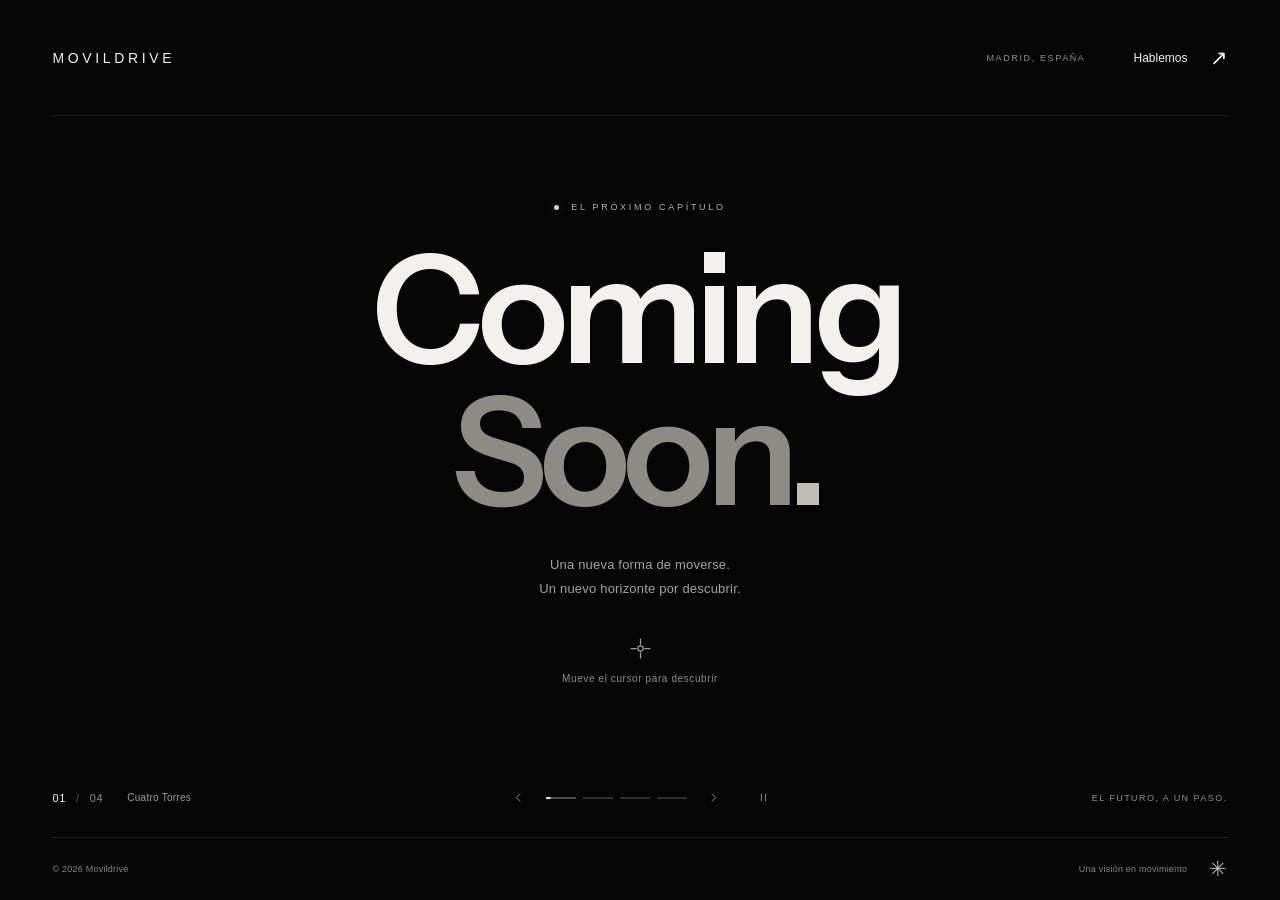
<file: index.html>
<!doctype html>
<html lang="es">
  <head>
    <meta charset="utf-8">
    <meta name="viewport" content="width=device-width, initial-scale=1">
    <meta name="theme-color" content="#050505">
    <title>Movildrive — Coming Soon</title>
    <meta name="description" content="Una nueva forma de moverse está a punto de llegar. Descubre el próximo capítulo de Movildrive.">
    <meta property="og:title" content="Movildrive — Coming Soon">
    <meta property="og:description" content="El próximo capítulo de la movilidad. Muy pronto.">
    <meta property="og:type" content="website">
    <meta property="og:url" content="https://www.movildrive.com/">
    <meta property="og:image" content="https://www.movildrive.com/assets/img/coming-soon/four-towers.png">
    <link rel="canonical" href="https://www.movildrive.com/">
    <link rel="icon" type="image/png" href="assets/img/coming-soon/emblem.png">
    <link rel="preload" href="assets/fonts/instrument-sans.woff2" as="font" type="font/woff2" crossorigin>
    <link rel="preload" href="assets/img/coming-soon/four-towers.png" as="image" fetchpriority="high">
    <link rel="stylesheet" href="assets/css/coming-soon.css">
    <script src="assets/js/coming-soon.js" defer></script>
  </head>
  <body>
    <div class="experience" id="experience">
      <div class="scene-reveal" id="scene-reveal" aria-hidden="true">
        <div class="scene" data-name="Cuatro Torres" data-caption="Madrid, desde otra perspectiva.">
          <img src="assets/img/coming-soon/four-towers.png" alt="" class="scene-image scene-image--towers" fetchpriority="high">
        </div>
        <div class="scene" data-name="La ciudad" data-caption="Diseñado para lo que viene.">
          <img src="assets/img/coming-soon/city.png" alt="" class="scene-image" decoding="async">
        </div>
        <div class="scene" data-name="El concepto" data-caption="Una visión. Una nueva dirección.">
          <img src="assets/img/coming-soon/concept.png" alt="" class="scene-image scene-image--concept" decoding="async">
        </div>
        <div class="scene" data-name="Madrid en movimiento" data-caption="El futuro tiene un punto de partida.">
          <img src="assets/img/coming-soon/kio.png" alt="" class="scene-image scene-image--kio" decoding="async">
        </div>
      </div>
      <div class="frame-shade" aria-hidden="true"></div>
      <header class="header">
        <a class="brand" href="./" aria-label="Movildrive, inicio">
          <span class="brand-wordmark">MOVILDRIVE</span>
        </a>
        <div class="header-right">
          <span class="location">MADRID, ESPAÑA</span>
          <a class="contact-link" href="mailto:hola@movildrive.com">Hablemos <span aria-hidden="true">↗</span></a>
        </div>
      </header>
      <main class="hero" id="hero">
        <div class="hero-copy">
          <p class="eyebrow"><span class="status-light" aria-hidden="true"></span> EL PRÓXIMO CAPÍTULO</p>
          <h1><span>Coming</span><span class="title-second">Soon<span class="title-period">.</span></span></h1>
          <p class="hero-description">Una nueva forma de moverse.<br>Un nuevo horizonte por descubrir.</p>
        </div>
        <div class="discovery">
          <span class="discovery-icon" aria-hidden="true"><svg viewBox="0 0 24 24" fill="none"><path d="M12 3v5m0 8v5M3 12h5m8 0h5"/><circle cx="12" cy="12" r="2.5"/></svg></span>
          <p class="discovery-hint"><span class="desktop-hint">Mueve el cursor para descubrir</span><span class="touch-hint">Desliza el dedo para descubrir</span></p>
        </div>
      </main>
      <footer class="footer">
        <div class="gallery-bar" role="region" aria-label="Carrusel de imágenes de Movildrive" aria-roledescription="carrusel">
          <div class="scene-info">
            <span class="scene-count"><span id="scene-number">01</span><span class="count-divider">/</span><span class="count-total">04</span></span>
            <span class="scene-name" id="scene-name">Cuatro Torres</span>
          </div>
          <div class="gallery-controls">
            <button class="icon-button previous" id="previous" type="button" aria-label="Imagen anterior"><svg viewBox="0 0 24 24" fill="none" aria-hidden="true"><path d="m14 7-5 5 5 5"/></svg></button>
            <div class="slide-selectors" role="group" aria-label="Elegir imagen">
              <button class="slide-selector" type="button" aria-label="Imagen 1: Cuatro Torres" aria-current="true" data-slide="0"><span class="selector-track"><span class="selector-progress"></span></span></button>
              <button class="slide-selector" type="button" aria-label="Imagen 2: La ciudad" data-slide="1"><span class="selector-track"><span class="selector-progress"></span></span></button>
              <button class="slide-selector" type="button" aria-label="Imagen 3: El concepto" data-slide="2"><span class="selector-track"><span class="selector-progress"></span></span></button>
              <button class="slide-selector" type="button" aria-label="Imagen 4: Madrid en movimiento" data-slide="3"><span class="selector-track"><span class="selector-progress"></span></span></button>
            </div>
            <button class="icon-button next" id="next" type="button" aria-label="Imagen siguiente"><svg viewBox="0 0 24 24" fill="none" aria-hidden="true"><path d="m10 7 5 5-5 5"/></svg></button>
            <button class="icon-button pause-button" id="pause" type="button" aria-label="Pausar carrusel" aria-pressed="false"><svg class="pause-icon" viewBox="0 0 24 24" fill="none" aria-hidden="true"><path d="M9 7v10M15 7v10"/></svg><svg class="play-icon" viewBox="0 0 24 24" fill="none" aria-hidden="true"><path d="m9 6 9 6-9 6V6Z"/></svg></button>
          </div>
          <p class="gallery-note">EL FUTURO, A UN PASO.</p>
        </div>
        <div class="footer-bottom">
          <span>© <span id="year">2026</span> Movildrive</span>
          <span class="footer-signature">Una visión en movimiento<span class="signature-star" aria-hidden="true">✳</span></span>
        </div>
      </footer>
      <div class="cursor" id="cursor" aria-hidden="true"><span></span></div>
      <p class="sr-only" id="gallery-announcement" aria-live="polite" aria-atomic="true"></p>
      <noscript><p class="no-script">Muy pronto. Contacta con nosotros en <a href="mailto:hola@movildrive.com">hola@movildrive.com</a>.</p></noscript>
    </div>
  </body>
</html>
</file>
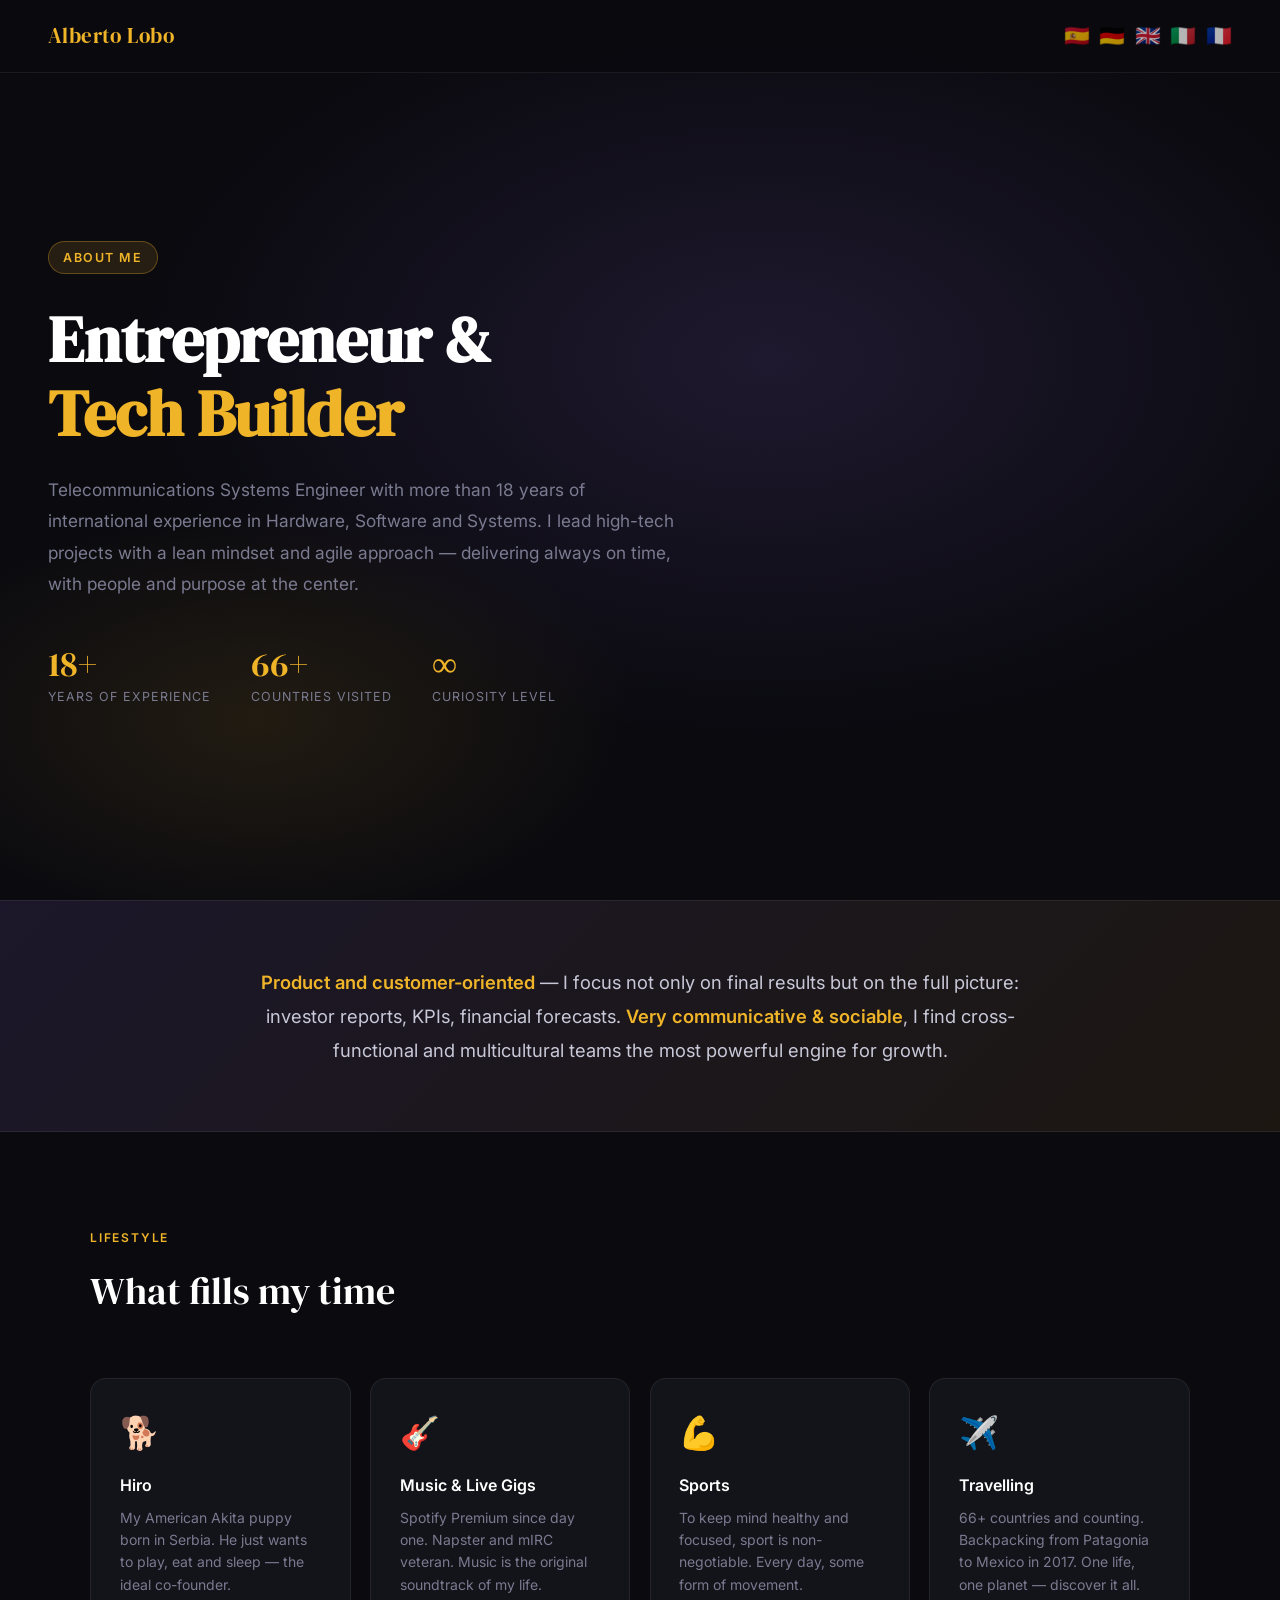
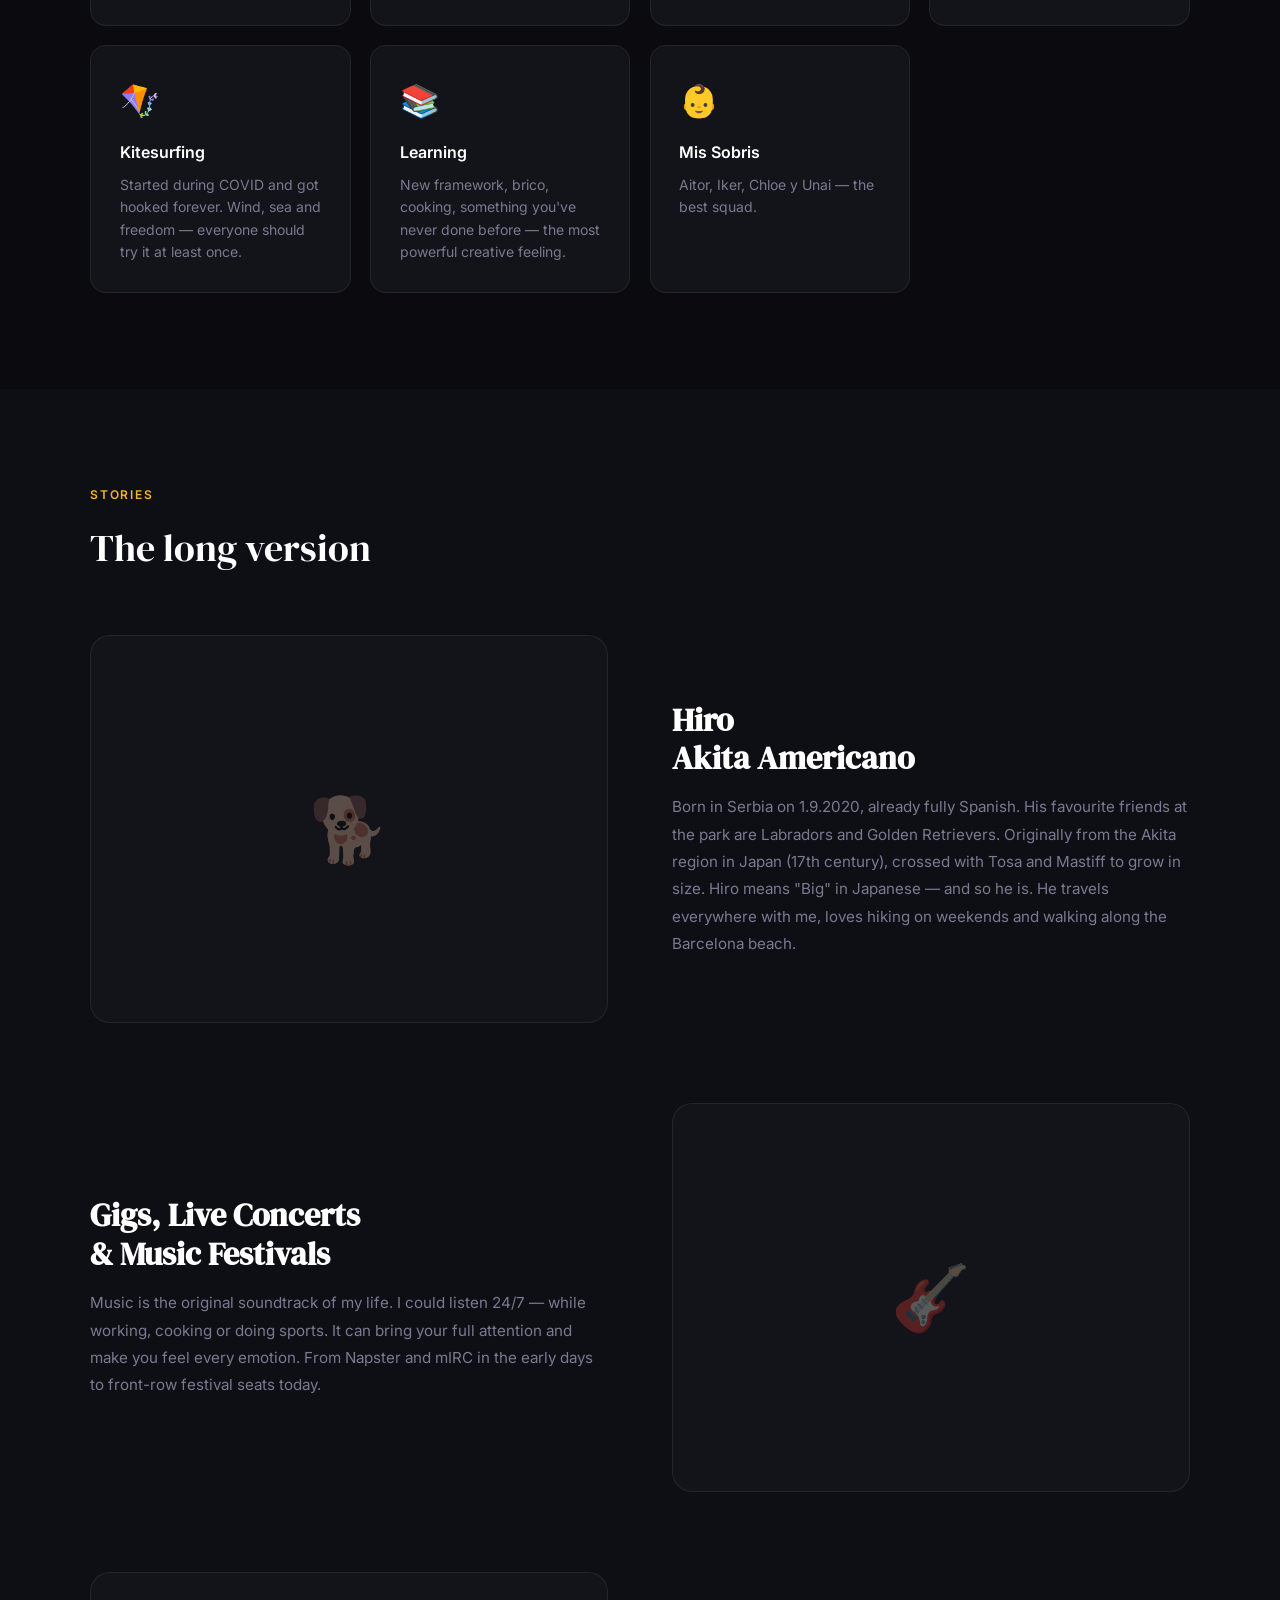
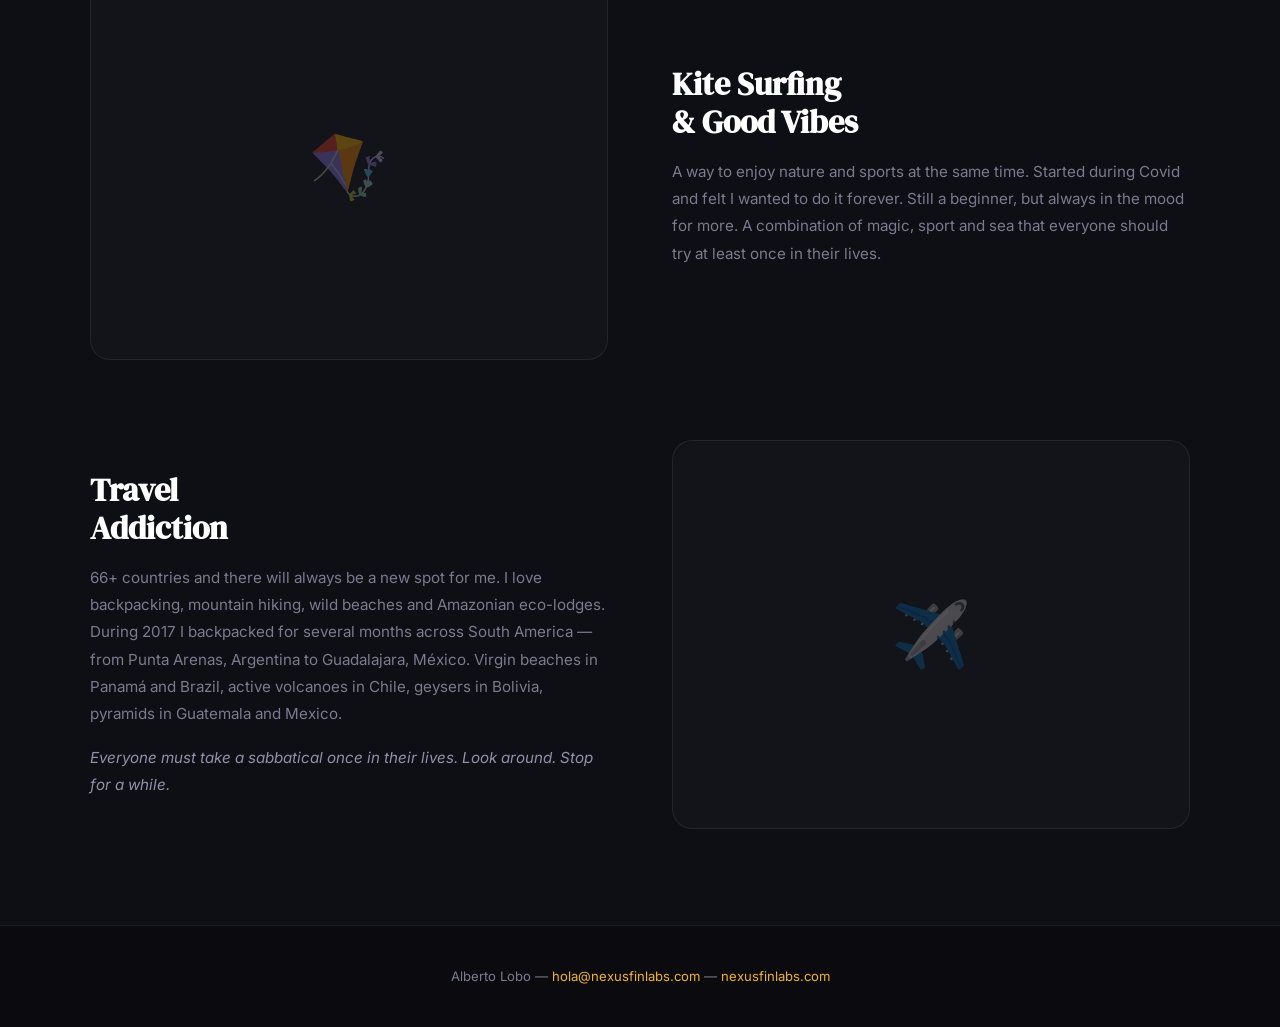
<file: aboutme.html>
<!DOCTYPE html>
<html lang="en">
<head>
    <meta charset="UTF-8">
    <meta name="viewport" content="width=device-width, initial-scale=1.0">
    <title>Alberto Lobo — About Me</title>
    <link href="https://fonts.googleapis.com/css2?family=Inter:wght@300;400;500;600;700&family=DM+Serif+Display&display=swap" rel="stylesheet">
    <style>
        *, *::before, *::after { box-sizing: border-box; margin: 0; padding: 0; }

        :root {
            --bg: #0a0a0f;
            --surface: #13131a;
            --border: rgba(255,255,255,0.07);
            --accent: #f0b429;
            --accent2: #7c5cbf;
            --text: #e8e8f0;
            --muted: #7a7a90;
        }

        html { scroll-behavior: smooth; }

        body {
            background: var(--bg);
            color: var(--text);
            font-family: 'Inter', sans-serif;
            line-height: 1.6;
        }

        /* NAV */
        nav {
            position: fixed; top: 0; left: 0; right: 0; z-index: 100;
            display: flex; align-items: center; justify-content: space-between;
            padding: 1.2rem 3rem;
            background: rgba(10,10,15,0.85);
            backdrop-filter: blur(16px);
            border-bottom: 1px solid var(--border);
        }
        .nav-logo {
            font-family: 'DM Serif Display', serif;
            font-size: 1.3rem;
            color: var(--accent);
            text-decoration: none;
            letter-spacing: 0.02em;
        }
        .nav-flags { display: flex; gap: 0.6rem; font-size: 1.3rem; }
        .nav-flags a { text-decoration: none; opacity: 0.7; transition: opacity .2s; }
        .nav-flags a:hover { opacity: 1; }

        /* HERO */
        .hero {
            min-height: 100vh;
            display: flex; align-items: center;
            padding: 8rem 3rem 5rem;
            position: relative;
            overflow: hidden;
        }
        .hero::before {
            content: '';
            position: absolute; inset: 0;
            background: radial-gradient(ellipse 70% 60% at 60% 40%, rgba(124,92,191,0.18) 0%, transparent 70%),
                        radial-gradient(ellipse 50% 40% at 20% 80%, rgba(240,180,41,0.10) 0%, transparent 60%);
            pointer-events: none;
        }
        .hero-inner { max-width: 820px; position: relative; }
        .hero-tag {
            display: inline-block;
            background: rgba(240,180,41,0.12);
            border: 1px solid rgba(240,180,41,0.3);
            color: var(--accent);
            font-size: 0.78rem;
            font-weight: 600;
            letter-spacing: 0.12em;
            text-transform: uppercase;
            padding: 0.35rem 0.9rem;
            border-radius: 99px;
            margin-bottom: 1.8rem;
        }
        .hero h1 {
            font-family: 'DM Serif Display', serif;
            font-size: clamp(2.4rem, 5vw, 4rem);
            line-height: 1.15;
            margin-bottom: 1.5rem;
            color: #fff;
        }
        .hero h1 span { color: var(--accent); }
        .hero p {
            font-size: 1.08rem;
            color: var(--muted);
            max-width: 640px;
            line-height: 1.8;
        }
        .hero-stats {
            display: flex; gap: 2.5rem; margin-top: 3rem; flex-wrap: wrap;
        }
        .stat-item { }
        .stat-num {
            font-family: 'DM Serif Display', serif;
            font-size: 2.2rem;
            color: var(--accent);
            line-height: 1;
        }
        .stat-label { font-size: 0.78rem; color: var(--muted); margin-top: 0.3rem; text-transform: uppercase; letter-spacing: 0.08em; }

        /* SECTION */
        section { padding: 6rem 3rem; }
        .container { max-width: 1100px; margin: 0 auto; }

        .section-label {
            font-size: 0.75rem; font-weight: 600; letter-spacing: 0.15em;
            text-transform: uppercase; color: var(--accent); margin-bottom: 0.8rem;
        }
        .section-title {
            font-family: 'DM Serif Display', serif;
            font-size: clamp(1.8rem, 3vw, 2.6rem);
            color: #fff; margin-bottom: 3.5rem;
        }

        /* HOBBIES GRID */
        .hobbies-grid {
            display: grid;
            grid-template-columns: repeat(auto-fill, minmax(240px, 1fr));
            gap: 1.2rem;
        }
        .hobby-card {
            background: var(--surface);
            border: 1px solid var(--border);
            border-radius: 16px;
            padding: 1.8rem;
            transition: transform .25s, border-color .25s, box-shadow .25s;
        }
        .hobby-card:hover {
            transform: translateY(-4px);
            border-color: rgba(240,180,41,0.25);
            box-shadow: 0 12px 40px rgba(0,0,0,0.4);
        }
        .hobby-icon { font-size: 2rem; margin-bottom: 0.9rem; }
        .hobby-card h3 { font-size: 1rem; font-weight: 600; color: #fff; margin-bottom: 0.5rem; }
        .hobby-card p { font-size: 0.875rem; color: var(--muted); line-height: 1.6; }

        /* STORY CARDS */
        .story { background: #0e0e15; }
        .story-list { display: flex; flex-direction: column; gap: 5rem; }
        .story-item {
            display: grid;
            grid-template-columns: 1fr 1fr;
            gap: 4rem;
            align-items: center;
        }
        .story-item.reverse { direction: rtl; }
        .story-item.reverse > * { direction: ltr; }
        .story-img {
            border-radius: 20px;
            overflow: hidden;
            aspect-ratio: 4/3;
            background: var(--surface);
            display: flex; align-items: center; justify-content: center;
            border: 1px solid var(--border);
        }
        .story-img img {
            width: 100%; height: 100%; object-fit: cover;
            display: block;
        }
        .story-img .img-placeholder {
            font-size: 4rem; opacity: 0.3;
        }
        .story-text h2 {
            font-family: 'DM Serif Display', serif;
            font-size: clamp(1.6rem, 2.5vw, 2.2rem);
            color: #fff; margin-bottom: 1rem; line-height: 1.2;
        }
        .story-text p { color: var(--muted); line-height: 1.8; font-size: 0.95rem; }

        /* BIO STRIP */
        .bio-strip {
            background: linear-gradient(135deg, rgba(124,92,191,0.15) 0%, rgba(240,180,41,0.08) 100%);
            border-top: 1px solid var(--border);
            border-bottom: 1px solid var(--border);
            padding: 4rem 3rem;
            text-align: center;
        }
        .bio-strip p {
            max-width: 760px; margin: 0 auto;
            font-size: 1.15rem; color: #c8c8d8; line-height: 1.85;
        }
        .bio-strip strong { color: var(--accent); font-weight: 600; }

        /* FOOTER */
        footer {
            padding: 2.5rem 3rem;
            text-align: center;
            border-top: 1px solid var(--border);
            color: var(--muted);
            font-size: 0.82rem;
        }
        footer a { color: var(--accent); text-decoration: none; }

        @media (max-width: 768px) {
            nav { padding: 1rem 1.5rem; }
            .hero { padding: 7rem 1.5rem 4rem; }
            section { padding: 4rem 1.5rem; }
            .story-item, .story-item.reverse { grid-template-columns: 1fr; direction: ltr; gap: 2rem; }
            .bio-strip { padding: 3rem 1.5rem; }
        }
    </style>
</head>
<body>

<nav>
    <a class="nav-logo" href="/">Alberto Lobo</a>
    <div class="nav-flags">
        <a href="https://movildrive.com/index.html">🇪🇸</a>
        <a href="https://movildrive.com/DE-de/index.html">🇩🇪</a>
        <a href="https://movildrive.com/EN-en/index.html">🇬🇧</a>
        <a href="https://movildrive.com/IT-it/index.html">🇮🇹</a>
        <a href="https://movildrive.com/FR-fr/index.html">🇫🇷</a>
    </div>
</nav>

<section class="hero">
    <div class="hero-inner">
        <span class="hero-tag">About Me</span>
        <h1>Entrepreneur &<br><span>Tech Builder</span></h1>
        <p>Telecommunications Systems Engineer with more than 18 years of international experience in Hardware, Software and Systems. I lead high-tech projects with a lean mindset and agile approach — delivering always on time, with people and purpose at the center.</p>
        <div class="hero-stats">
            <div class="stat-item">
                <div class="stat-num">18+</div>
                <div class="stat-label">Years of experience</div>
            </div>
            <div class="stat-item">
                <div class="stat-num">66+</div>
                <div class="stat-label">Countries visited</div>
            </div>
            <div class="stat-item">
                <div class="stat-num">∞</div>
                <div class="stat-label">Curiosity level</div>
            </div>
        </div>
    </div>
</section>

<div class="bio-strip">
    <p>
        <strong>Product and customer-oriented</strong> — I focus not only on final results but on the full picture: investor reports, KPIs, financial forecasts.
        <strong>Very communicative &amp; sociable</strong>, I find cross-functional and multicultural teams the most powerful engine for growth.
    </p>
</div>

<section>
    <div class="container">
        <div class="section-label">Lifestyle</div>
        <div class="section-title">What fills my time</div>
        <div class="hobbies-grid">
            <div class="hobby-card">
                <div class="hobby-icon">🐕</div>
                <h3>Hiro</h3>
                <p>My American Akita puppy born in Serbia. He just wants to play, eat and sleep — the ideal co-founder.</p>
            </div>
            <div class="hobby-card">
                <div class="hobby-icon">🎸</div>
                <h3>Music &amp; Live Gigs</h3>
                <p>Spotify Premium since day one. Napster and mIRC veteran. Music is the original soundtrack of my life.</p>
            </div>
            <div class="hobby-card">
                <div class="hobby-icon">💪</div>
                <h3>Sports</h3>
                <p>To keep mind healthy and focused, sport is non-negotiable. Every day, some form of movement.</p>
            </div>
            <div class="hobby-card">
                <div class="hobby-icon">✈️</div>
                <h3>Travelling</h3>
                <p>66+ countries and counting. Backpacking from Patagonia to Mexico in 2017. One life, one planet — discover it all.</p>
            </div>
            <div class="hobby-card">
                <div class="hobby-icon">🪁</div>
                <h3>Kitesurfing</h3>
                <p>Started during COVID and got hooked forever. Wind, sea and freedom — everyone should try it at least once.</p>
            </div>
            <div class="hobby-card">
                <div class="hobby-icon">📚</div>
                <h3>Learning</h3>
                <p>New framework, brico, cooking, something you've never done before — the most powerful creative feeling.</p>
            </div>
            <div class="hobby-card">
                <div class="hobby-icon">👶</div>
                <h3>Mis Sobris</h3>
                <p>Aitor, Iker, Chloe y Unai — the best squad.</p>
            </div>
        </div>
    </div>
</section>

<section class="story">
    <div class="container">
        <div class="section-label">Stories</div>
        <div class="section-title">The long version</div>
        <div class="story-list">

            <div class="story-item">
                <div class="story-img">
                    <img src="https://movildrive.com/img/scr-img/Hiro2.jpg" alt="Hiro" onerror="this.parentElement.innerHTML='<div class=img-placeholder>🐕</div>'">
                </div>
                <div class="story-text">
                    <h2>Hiro<br>Akita Americano</h2>
                    <p>Born in Serbia on 1.9.2020, already fully Spanish. His favourite friends at the park are Labradors and Golden Retrievers. Originally from the Akita region in Japan (17th century), crossed with Tosa and Mastiff to grow in size. Hiro means "Big" in Japanese — and so he is. He travels everywhere with me, loves hiking on weekends and walking along the Barcelona beach.</p>
                </div>
            </div>

            <div class="story-item reverse">
                <div class="story-img">
                    <img src="https://movildrive.com/img/scr-img/gig.jpg" alt="Live Music" onerror="this.parentElement.innerHTML='<div class=img-placeholder>🎸</div>'">
                </div>
                <div class="story-text">
                    <h2>Gigs, Live Concerts<br>&amp; Music Festivals</h2>
                    <p>Music is the original soundtrack of my life. I could listen 24/7 — while working, cooking or doing sports. It can bring your full attention and make you feel every emotion. From Napster and mIRC in the early days to front-row festival seats today.</p>
                </div>
            </div>

            <div class="story-item">
                <div class="story-img">
                    <img src="https://movildrive.com/img/scr-img/Kitesurf_Tarifa.jpg" alt="Kitesurfing" onerror="this.parentElement.innerHTML='<div class=img-placeholder>🪁</div>'">
                </div>
                <div class="story-text">
                    <h2>Kite Surfing<br>&amp; Good Vibes</h2>
                    <p>A way to enjoy nature and sports at the same time. Started during Covid and felt I wanted to do it forever. Still a beginner, but always in the mood for more. A combination of magic, sport and sea that everyone should try at least once in their lives.</p>
                </div>
            </div>

            <div class="story-item reverse">
                <div class="story-img">
                    <img src="https://movildrive.com/img/scr-img/Nazare.jpg" alt="Travel" onerror="this.parentElement.innerHTML='<div class=img-placeholder>✈️</div>'">
                </div>
                <div class="story-text">
                    <h2>Travel<br>Addiction</h2>
                    <p>66+ countries and there will always be a new spot for me. I love backpacking, mountain hiking, wild beaches and Amazonian eco-lodges. During 2017 I backpacked for several months across South America — from Punta Arenas, Argentina to Guadalajara, México. Virgin beaches in Panamá and Brazil, active volcanoes in Chile, geysers in Bolivia, pyramids in Guatemala and Mexico.</p>
                    <p style="margin-top:1rem;font-style:italic;color:#9090aa;">Everyone must take a sabbatical once in their lives. Look around. Stop for a while.</p>
                </div>
            </div>

        </div>
    </div>
</section>

<footer>
    <p>Alberto Lobo &mdash; <a href="mailto:hola@nexusfinlabs.com">hola@nexusfinlabs.com</a> &mdash; <a href="https://nexusfinlabs.com">nexusfinlabs.com</a></p>
</footer>

</body>
</html>
</file>
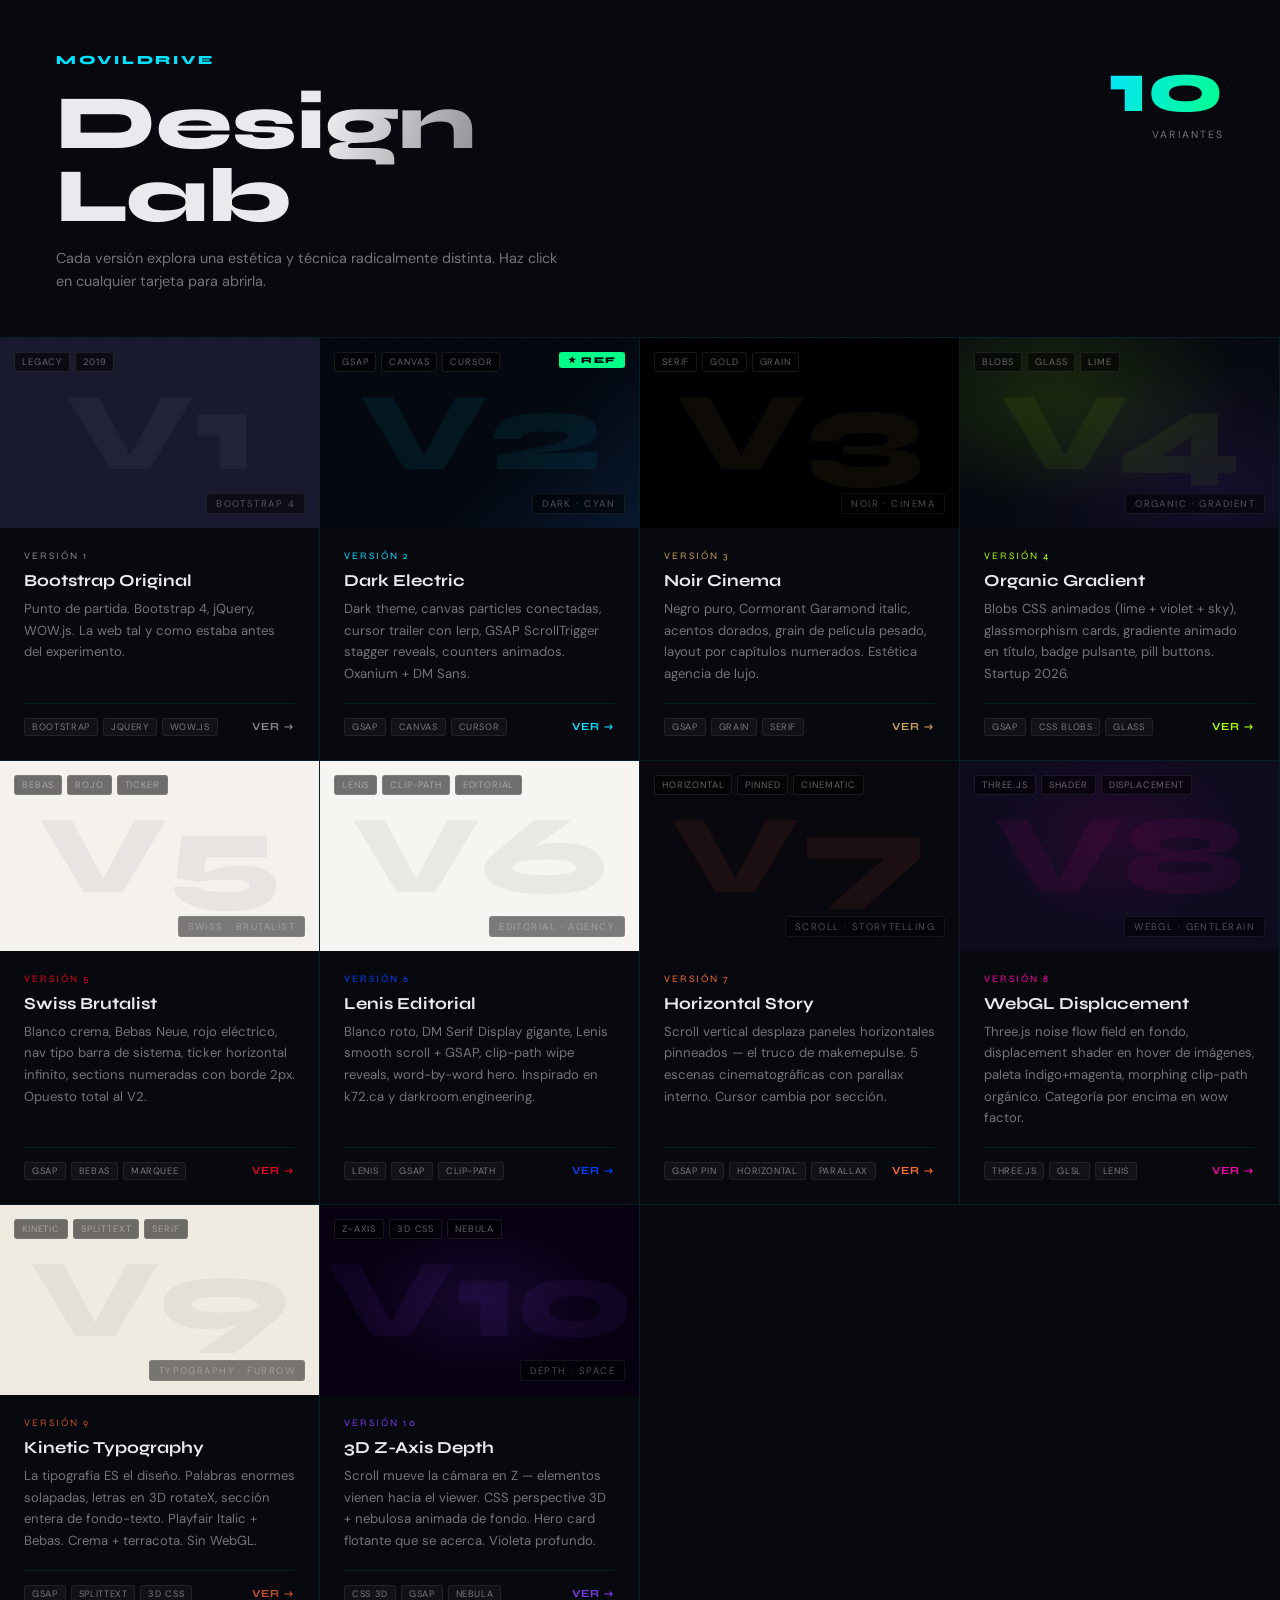
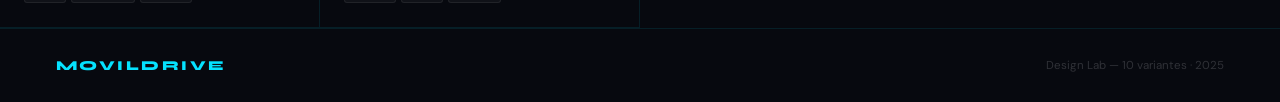
<file: _archive/catalogo.html>
<!DOCTYPE html>
<html lang="es">
<head>
<meta charset="UTF-8">
<meta name="viewport" content="width=device-width, initial-scale=1">
<title>Movildrive — Design Lab</title>
<link rel="preconnect" href="https://fonts.googleapis.com">
<link href="https://fonts.googleapis.com/css2?family=Syne:wght@400;700;800&family=DM+Sans:wght@300;400;500&display=swap" rel="stylesheet">
<style>
:root{
  --bg:#07090F;--bg2:#0C0F1A;
  --c:#05E2FF;--c2:#00FF88;
  --text:#E8EAED;--muted:rgba(232,234,237,.48);
  --bdr:rgba(5,226,255,.1);
  --fd:'Syne',sans-serif;--fb:'DM Sans',sans-serif;
}
*,*::before,*::after{box-sizing:border-box;margin:0;padding:0;}
html{font-size:16px;}
body{background:var(--bg);color:var(--text);font-family:var(--fb);min-height:100vh;overflow-x:hidden;}
a{text-decoration:none;color:inherit;}

/* subtle dot grid */
body::before{content:'';position:fixed;inset:0;pointer-events:none;z-index:0;
  background-image:radial-gradient(rgba(5,226,255,.07) 1px,transparent 1px);
  background-size:32px 32px;}

/* ── HEADER ─────────────────────────────── */
.hdr{position:relative;z-index:2;padding:52px 56px 44px;border-bottom:1px solid var(--bdr);}
.hdr-top{display:flex;align-items:flex-start;justify-content:space-between;gap:24px;flex-wrap:wrap;}
.brand{font-family:var(--fd);font-size:.78rem;font-weight:800;letter-spacing:.22em;color:var(--c);margin-bottom:20px;}
.hdr-h1{font-family:var(--fd);font-size:clamp(2.8rem,6vw,5rem);font-weight:800;line-height:.95;
  background:linear-gradient(110deg,var(--text) 50%,rgba(232,234,237,.3));
  -webkit-background-clip:text;-webkit-text-fill-color:transparent;background-clip:text;}
.hdr-sub{margin-top:14px;font-size:.9rem;color:var(--muted);max-width:520px;line-height:1.6;}
.hdr-meta{text-align:right;flex-shrink:0;}
.hdr-num{font-family:var(--fd);font-size:4.5rem;font-weight:800;line-height:1;
  background:linear-gradient(110deg,var(--c),var(--c2));
  -webkit-background-clip:text;-webkit-text-fill-color:transparent;background-clip:text;}
.hdr-num-lbl{font-size:.65rem;letter-spacing:.2em;text-transform:uppercase;color:var(--muted);margin-top:4px;}
@media(max-width:640px){.hdr{padding:36px 20px 28px;}.hdr-meta{display:none;}}

/* ── GRID ────────────────────────────────── */
.grid{
  position:relative;z-index:2;
  display:grid;
  grid-template-columns:repeat(auto-fill,minmax(310px,1fr));
  border-bottom:1px solid var(--bdr);
}
@media(max-width:640px){.grid{grid-template-columns:1fr;}}

/* column & row gaps replaced by 1px borders */
.card{
  border-right:1px solid var(--bdr);
  border-bottom:1px solid var(--bdr);
}
/* ── CARD ────────────────────────────────── */
.card{
  display:flex;flex-direction:column;
  background:var(--bg);
  cursor:pointer;position:relative;overflow:hidden;
  transition:background .22s;
}
.card:hover{background:var(--bg2);}

/* top accent line */
.card::before{
  content:'';position:absolute;top:0;left:0;right:0;height:2px;
  background:var(--ac,var(--c));
  transform:scaleX(0);transform-origin:left;
  transition:transform .38s cubic-bezier(.4,0,.2,1);
}
.card:hover::before{transform:scaleX(1);}

/* ── PREVIEW SWATCH ─────────────────────── */
.swatch{
  height:190px;position:relative;overflow:hidden;
  background:var(--sw-bg,#080C18);
  display:flex;align-items:center;justify-content:center;
}
.swatch-num{
  font-family:var(--fd);font-size:7rem;font-weight:800;line-height:1;
  color:rgba(255,255,255,.045);user-select:none;
  transition:transform .5s cubic-bezier(.4,0,.2,1),color .3s;
}
.card:hover .swatch-num{transform:scale(1.08);color:rgba(255,255,255,.08);}

/* floating chips inside swatch */
.sw-tags{position:absolute;top:14px;left:14px;display:flex;gap:5px;flex-wrap:wrap;}
.sw-tag{font-size:.58rem;letter-spacing:.09em;text-transform:uppercase;
  padding:3px 7px;border-radius:3px;
  background:rgba(0,0,0,.55);border:1px solid rgba(255,255,255,.09);
  color:rgba(255,255,255,.38);backdrop-filter:blur(6px);}

.sw-bottom{position:absolute;bottom:14px;right:14px;
  font-size:.6rem;letter-spacing:.15em;text-transform:uppercase;
  color:rgba(255,255,255,.3);padding:3px 9px;
  background:rgba(0,0,0,.5);border:1px solid rgba(255,255,255,.07);
  border-radius:3px;backdrop-filter:blur(6px);}

.badge-live{
  position:absolute;top:14px;right:14px;
  background:var(--c2);color:#000;
  font-family:var(--fd);font-size:.55rem;font-weight:800;letter-spacing:.14em;
  text-transform:uppercase;padding:3px 9px;border-radius:3px;}

/* ── CARD BODY ──────────────────────────── */
.card-body{padding:22px 24px 24px;flex:1;display:flex;flex-direction:column;}
.ver-label{
  font-family:var(--fd);font-size:.62rem;letter-spacing:.22em;text-transform:uppercase;
  color:var(--ac,var(--c));margin-bottom:8px;}
.card-title{font-family:var(--fd);font-size:1.05rem;font-weight:700;margin-bottom:7px;}
.card-desc{font-size:.82rem;color:var(--muted);line-height:1.65;flex:1;}
.card-footer{
  margin-top:18px;padding-top:14px;border-top:1px solid var(--bdr);
  display:flex;align-items:center;justify-content:space-between;gap:8px;}
.chips{display:flex;gap:5px;flex-wrap:wrap;}
.chip{font-size:.58rem;letter-spacing:.07em;text-transform:uppercase;
  padding:2px 7px;border-radius:3px;
  background:rgba(255,255,255,.04);border:1px solid rgba(255,255,255,.07);color:var(--muted);}
.open-btn{
  font-family:var(--fd);font-size:.68rem;font-weight:700;letter-spacing:.1em;
  text-transform:uppercase;color:var(--ac,var(--c));
  display:flex;align-items:center;gap:5px;white-space:nowrap;
  transition:gap .2s;}
.card:hover .open-btn{gap:9px;}

/* ── FOOTER ──────────────────────────────── */
.site-footer{
  position:relative;z-index:2;
  padding:28px 56px;
  display:flex;align-items:center;justify-content:space-between;flex-wrap:wrap;gap:14px;}
@media(max-width:640px){.site-footer{padding:22px 20px;}}
.f-logo{font-family:var(--fd);font-size:.85rem;font-weight:800;letter-spacing:.18em;color:var(--c);}
.f-copy{font-size:.72rem;color:rgba(232,234,237,.18);}
</style>
</head>
<body>

<header class="hdr">
  <div class="hdr-top">
    <div>
      <div class="brand">MOVILDRIVE</div>
      <h1 class="hdr-h1">Design<br>Lab</h1>
      <p class="hdr-sub">Cada versión explora una estética y técnica radicalmente distinta. Haz click en cualquier tarjeta para abrirla.</p>
    </div>
    <div class="hdr-meta">
      <div class="hdr-num">10</div>
      <div class="hdr-num-lbl">Variantes</div>
    </div>
  </div>
</header>

<div class="grid">

  <!-- V1 -->
  <a href="index_v1_original.html" class="card" style="--ac:#888;--sw-bg:#1a1a2e;">
    <div class="swatch">
      <div class="swatch-num">V1</div>
      <div class="sw-tags"><span class="sw-tag">Legacy</span><span class="sw-tag">2019</span></div>
      <div class="sw-bottom">Bootstrap 4</div>
    </div>
    <div class="card-body">
      <div class="ver-label">Versión 1</div>
      <div class="card-title">Bootstrap Original</div>
      <p class="card-desc">Punto de partida. Bootstrap 4, jQuery, WOW.js. La web tal y como estaba antes del experimento.</p>
      <div class="card-footer">
        <div class="chips"><span class="chip">Bootstrap</span><span class="chip">jQuery</span><span class="chip">WOW.js</span></div>
        <div class="open-btn">Ver →</div>
      </div>
    </div>
  </a>

  <!-- V2 -->
  <a href="index_v2_animated.html" class="card" style="--ac:#05E2FF;--sw-bg:#040810;">
    <div class="swatch" style="background:linear-gradient(135deg,#040810 60%,#08182e);">
      <div class="swatch-num" style="color:rgba(5,226,255,.07);">V2</div>
      <div class="sw-tags"><span class="sw-tag">GSAP</span><span class="sw-tag">Canvas</span><span class="sw-tag">Cursor</span></div>
      <div class="sw-bottom">Dark · Cyan</div>
      <div class="badge-live">★ Ref</div>
    </div>
    <div class="card-body">
      <div class="ver-label">Versión 2</div>
      <div class="card-title">Dark Electric</div>
      <p class="card-desc">Dark theme, canvas particles conectadas, cursor trailer con lerp, GSAP ScrollTrigger stagger reveals, counters animados. Oxanium + DM Sans.</p>
      <div class="card-footer">
        <div class="chips"><span class="chip">GSAP</span><span class="chip">Canvas</span><span class="chip">Cursor</span></div>
        <div class="open-btn">Ver →</div>
      </div>
    </div>
  </a>

  <!-- V3 -->
  <a href="index_v3_noir.html" class="card" style="--ac:#C9A060;--sw-bg:#000;">
    <div class="swatch" style="background:#000;">
      <div class="swatch-num" style="color:rgba(201,160,96,.07);">V3</div>
      <div class="sw-tags"><span class="sw-tag">Serif</span><span class="sw-tag">Gold</span><span class="sw-tag">Grain</span></div>
      <div class="sw-bottom">Noir · Cinema</div>
    </div>
    <div class="card-body">
      <div class="ver-label">Versión 3</div>
      <div class="card-title">Noir Cinema</div>
      <p class="card-desc">Negro puro, Cormorant Garamond italic, acentos dorados, grain de película pesado, layout por capítulos numerados. Estética agencia de lujo.</p>
      <div class="card-footer">
        <div class="chips"><span class="chip">GSAP</span><span class="chip">Grain</span><span class="chip">Serif</span></div>
        <div class="open-btn">Ver →</div>
      </div>
    </div>
  </a>

  <!-- V4 -->
  <a href="index_v4_organic.html" class="card" style="--ac:#AEFF00;--sw-bg:#060A10;">
    <div class="swatch" style="background:radial-gradient(ellipse at 30% 30%,rgba(174,255,0,.12),transparent 60%),radial-gradient(ellipse at 80% 80%,rgba(124,58,237,.12),transparent 60%),#060A10;">
      <div class="swatch-num" style="color:rgba(174,255,0,.06);">V4</div>
      <div class="sw-tags"><span class="sw-tag">Blobs</span><span class="sw-tag">Glass</span><span class="sw-tag">Lime</span></div>
      <div class="sw-bottom">Organic · Gradient</div>
    </div>
    <div class="card-body">
      <div class="ver-label">Versión 4</div>
      <div class="card-title">Organic Gradient</div>
      <p class="card-desc">Blobs CSS animados (lime + violet + sky), glassmorphism cards, gradiente animado en título, badge pulsante, pill buttons. Startup 2026.</p>
      <div class="card-footer">
        <div class="chips"><span class="chip">GSAP</span><span class="chip">CSS Blobs</span><span class="chip">Glass</span></div>
        <div class="open-btn">Ver →</div>
      </div>
    </div>
  </a>

  <!-- V5 -->
  <a href="index_v5_brutalist.html" class="card" style="--ac:#E8001D;--sw-bg:#F5F2EE;">
    <div class="swatch" style="background:#F5F2EE;">
      <div class="swatch-num" style="color:rgba(10,10,10,.06);">V5</div>
      <div class="sw-tags"><span class="sw-tag">Bebas</span><span class="sw-tag">Rojo</span><span class="sw-tag">Ticker</span></div>
      <div class="sw-bottom">Swiss · Brutalist</div>
    </div>
    <div class="card-body">
      <div class="ver-label">Versión 5</div>
      <div class="card-title">Swiss Brutalist</div>
      <p class="card-desc">Blanco crema, Bebas Neue, rojo eléctrico, nav tipo barra de sistema, ticker horizontal infinito, sections numeradas con borde 2px. Opuesto total al V2.</p>
      <div class="card-footer">
        <div class="chips"><span class="chip">GSAP</span><span class="chip">Bebas</span><span class="chip">Marquee</span></div>
        <div class="open-btn">Ver →</div>
      </div>
    </div>
  </a>

  <!-- V6 -->
  <a href="index_v6_editorial.html" class="card" style="--ac:#0040FF;--sw-bg:#F7F5F2;">
    <div class="swatch" style="background:#F7F5F2;">
      <div class="swatch-num" style="color:rgba(0,0,0,.05);">V6</div>
      <div class="sw-tags"><span class="sw-tag">Lenis</span><span class="sw-tag">Clip-path</span><span class="sw-tag">Editorial</span></div>
      <div class="sw-bottom">Editorial · Agency</div>
    </div>
    <div class="card-body">
      <div class="ver-label">Versión 6</div>
      <div class="card-title">Lenis Editorial</div>
      <p class="card-desc">Blanco roto, DM Serif Display gigante, Lenis smooth scroll + GSAP, clip-path wipe reveals, word-by-word hero. Inspirado en k72.ca y darkroom.engineering.</p>
      <div class="card-footer">
        <div class="chips"><span class="chip">Lenis</span><span class="chip">GSAP</span><span class="chip">Clip-path</span></div>
        <div class="open-btn">Ver →</div>
      </div>
    </div>
  </a>

  <!-- V7 -->
  <a href="index_v7_horizontal.html" class="card" style="--ac:#FF6B35;--sw-bg:#0A080F;">
    <div class="swatch" style="background:#0A080F;">
      <div class="swatch-num" style="color:rgba(255,107,53,.07);">V7</div>
      <div class="sw-tags"><span class="sw-tag">Horizontal</span><span class="sw-tag">Pinned</span><span class="sw-tag">Cinematic</span></div>
      <div class="sw-bottom">Scroll · Storytelling</div>
    </div>
    <div class="card-body">
      <div class="ver-label">Versión 7</div>
      <div class="card-title">Horizontal Story</div>
      <p class="card-desc">Scroll vertical desplaza paneles horizontales pinneados — el truco de makemepulse. 5 escenas cinematográficas con parallax interno. Cursor cambia por sección.</p>
      <div class="card-footer">
        <div class="chips"><span class="chip">GSAP Pin</span><span class="chip">Horizontal</span><span class="chip">Parallax</span></div>
        <div class="open-btn">Ver →</div>
      </div>
    </div>
  </a>

  <!-- V8 -->
  <a href="index_v8_webgl.html" class="card" style="--ac:#FF00A8;--sw-bg:#0D0B1E;">
    <div class="swatch" style="background:radial-gradient(ellipse at 50% 40%,rgba(255,0,168,.1),transparent 60%),#0D0B1E;">
      <div class="swatch-num" style="color:rgba(255,0,168,.07);">V8</div>
      <div class="sw-tags"><span class="sw-tag">Three.js</span><span class="sw-tag">Shader</span><span class="sw-tag">Displacement</span></div>
      <div class="sw-bottom">WebGL · GentleRain</div>
    </div>
    <div class="card-body">
      <div class="ver-label">Versión 8</div>
      <div class="card-title">WebGL Displacement</div>
      <p class="card-desc">Three.js noise flow field en fondo, displacement shader en hover de imágenes, paleta índigo+magenta, morphing clip-path orgánico. Categoría por encima en wow factor.</p>
      <div class="card-footer">
        <div class="chips"><span class="chip">Three.js</span><span class="chip">GLSL</span><span class="chip">Lenis</span></div>
        <div class="open-btn">Ver →</div>
      </div>
    </div>
  </a>

  <!-- V9 -->
  <a href="index_v9_kinetic.html" class="card" style="--ac:#C8522A;--sw-bg:#F0EBE1;">
    <div class="swatch" style="background:#F0EBE1;">
      <div class="swatch-num" style="color:rgba(10,10,10,.05);">V9</div>
      <div class="sw-tags"><span class="sw-tag">Kinetic</span><span class="sw-tag">SplitText</span><span class="sw-tag">Serif</span></div>
      <div class="sw-bottom">Typography · Furrow</div>
    </div>
    <div class="card-body">
      <div class="ver-label">Versión 9</div>
      <div class="card-title">Kinetic Typography</div>
      <p class="card-desc">La tipografía ES el diseño. Palabras enormes solapadas, letras en 3D rotateX, sección entera de fondo-texto. Playfair Italic + Bebas. Crema + terracota. Sin WebGL.</p>
      <div class="card-footer">
        <div class="chips"><span class="chip">GSAP</span><span class="chip">SplitText</span><span class="chip">3D CSS</span></div>
        <div class="open-btn">Ver →</div>
      </div>
    </div>
  </a>

  <!-- V10 -->
  <a href="index_v10_depth.html" class="card" style="--ac:#7C3AED;--sw-bg:#060010;">
    <div class="swatch" style="background:radial-gradient(ellipse at 50% 50%,rgba(124,58,237,.15),transparent 60%),#060010;">
      <div class="swatch-num" style="color:rgba(124,58,237,.08);">V10</div>
      <div class="sw-tags"><span class="sw-tag">Z-axis</span><span class="sw-tag">3D CSS</span><span class="sw-tag">Nebula</span></div>
      <div class="sw-bottom">Depth · Space</div>
    </div>
    <div class="card-body">
      <div class="ver-label">Versión 10</div>
      <div class="card-title">3D Z-Axis Depth</div>
      <p class="card-desc">Scroll mueve la cámara en Z — elementos vienen hacia el viewer. CSS perspective 3D + nebulosa animada de fondo. Hero card flotante que se acerca. Violeta profundo.</p>
      <div class="card-footer">
        <div class="chips"><span class="chip">CSS 3D</span><span class="chip">GSAP</span><span class="chip">Nebula</span></div>
        <div class="open-btn">Ver →</div>
      </div>
    </div>
  </a>

</div>

<footer class="site-footer">
  <div class="f-logo">MOVILDRIVE</div>
  <div class="f-copy">Design Lab — 10 variantes · 2025</div>
</footer>

</body>
</html>
</file>
<file: assets/css/coming-soon.css>
@font-face {
  font-family: "Instrument Sans";
  src: url("../fonts/instrument-sans.woff2") format("woff2");
  font-weight: 600;
  font-style: normal;
  font-display: swap;
}

:root {
  color-scheme: dark;
  font-family: "Helvetica Neue", Helvetica, Arial, sans-serif;
  background: #050505;
  color: #f2f1ed;
  font-synthesis: none;
  --muted: #92928f;
  --edge: clamp(24px, 4.1vw, 72px);
  --spot-x: 50%;
  --spot-y: 54%;
  --spot-radius: 340px;
}

* { box-sizing: border-box; }
body { margin: 0; }
button, a { -webkit-tap-highlight-color: transparent; touch-action: manipulation; }
button { font: inherit; color: inherit; border: 0; }
a { color: inherit; text-decoration: none; }
button:focus-visible, a:focus-visible { outline: 1px solid #fff; outline-offset: 6px; border-radius: 2px; }
button:disabled { opacity: .35; }
button:not(:disabled), a { cursor: pointer; }
::selection { background: #d5d3c8; color: #050505; }

.experience {
  position: relative;
  isolation: isolate;
  display: flex;
  flex-direction: column;
  min-height: 740px;
  min-height: max(740px, 100svh);
  overflow: hidden;
  background: #050505;
}

.scene-reveal {
  position: absolute;
  inset: 0;
  z-index: -3;
  opacity: 0;
  -webkit-mask-image: radial-gradient(circle var(--spot-radius) at var(--spot-x) var(--spot-y), #000 0%, #000 22%, rgba(0,0,0,.94) 42%, rgba(0,0,0,.55) 64%, rgba(0,0,0,.12) 84%, transparent 100%);
  mask-image: radial-gradient(circle var(--spot-radius) at var(--spot-x) var(--spot-y), #000 0%, #000 22%, rgba(0,0,0,.94) 42%, rgba(0,0,0,.55) 64%, rgba(0,0,0,.12) 84%, transparent 100%);
  transition: opacity 1s ease;
}
.is-exploring .scene-reveal, .is-touch .scene-reveal { opacity: 1; }
.scene { position: absolute; inset: 0; opacity: 0; transition: opacity 1.8s ease; overflow: hidden; }
.scene:first-child { opacity: 1; }
.is-ready .scene { opacity: 0; }
.is-ready .scene.is-active { opacity: 1; }
.scene-image { width: 100%; height: 100%; object-fit: cover; object-position: center 58%; display: block; }
.scene-image--towers { object-position: center 62%; }
.scene-image--kio { object-position: center 66%; }
.frame-shade { position: absolute; inset: 0; z-index: -2; pointer-events: none; background: linear-gradient(#050505b3, transparent 24%, transparent 67%, #050505e6); }

.header { display: flex; justify-content: space-between; align-items: center; margin: 0 var(--edge); height: 116px; flex-shrink: 0; border-bottom: 1px solid #ffffff16; }
.brand { display: flex; align-items: center; gap: 8px; }
.brand-wordmark { font-size: 14px; font-weight: 500; letter-spacing: .26em; }
.header-right { display: flex; align-items: center; gap: 48px; }
.location { color: var(--muted); font-size: 9px; letter-spacing: .18em; }
.contact-link { font-size: 12px; display: inline-flex; gap: 22px; align-items: center; }
.contact-link span { font-size: 21px; transition: transform .3s ease; }
.contact-link:hover span { transform: translate(2px, -2px); }

.hero { flex: 1; display: flex; flex-direction: column; justify-content: center; align-items: center; padding: 46px var(--edge) 34px; text-align: center; }
.hero-copy { transition: opacity .65s ease, transform .65s ease; }
.eyebrow { margin: 0 0 27px; display: flex; gap: 12px; justify-content: center; align-items: center; font-size: 9px; font-weight: 400; letter-spacing: .3em; color: #b6b5b0; }
.status-light { width: 5px; height: 5px; border-radius: 50%; background: #d2d1be; box-shadow: 0 0 12px #ddd6bd50; }
h1 { margin: 0; font-family: "Instrument Sans", "Helvetica Neue", sans-serif; font-weight: 600; font-size: clamp(100px, 11.8vw, 184px); line-height: .94; letter-spacing: -.045em; }
h1 > span { display: block; padding-right: .045em; }
.title-second { color: #8c8b86; }
.title-period { color: #c0bfb7; }
.hero-description { margin: 30px 0 0; font-size: 13px; line-height: 1.85; letter-spacing: .015em; color: #a5a49f; }
.discovery { display: flex; flex-direction: column; align-items: center; margin-top: 34px; transition: transform .65s ease; }
.discovery-icon { display: block; width: 25px; height: 25px; color: #a09f98; }
svg { display: block; stroke: currentColor; stroke-width: 1.2; stroke-linecap: round; stroke-linejoin: round; }
.discovery-icon svg { width: 100%; height: 100%; }
.discovery-hint { margin: 12px 0 0; color: #8f8f89; font-size: 10px; letter-spacing: .06em; }
.touch-hint { display: none; }

.footer { padding: 0 var(--edge); flex-shrink: 0; }
.gallery-bar { display: grid; grid-template-columns: 1fr auto 1fr; align-items: center; min-height: 80px; gap: 24px; border-bottom: 1px solid #ffffff1c; }
.scene-info { display: flex; align-items: center; gap: 24px; min-width: 0; }
.scene-count { display: flex; align-items: center; gap: 10px; font-size: 11px; font-variant-numeric: tabular-nums; letter-spacing: .06em; }
.count-divider { color: #5b5b56; }
.count-total { color: #91918b; }
.scene-name { color: #a1a09a; font-size: 10px; letter-spacing: .025em; white-space: nowrap; }
.gallery-controls { display: flex; align-items: center; gap: 10px; }
.icon-button { background: transparent; width: 34px; height: 40px; display: grid; place-items: center; padding: 0; color: #9c9b93; transition: color .2s; }
.icon-button:hover { color: #fff; }
.icon-button svg { width: 17px; height: 17px; }
.slide-selectors { display: flex; gap: 7px; }
.slide-selector { display: flex; align-items: center; width: 30px; height: 40px; padding: 0; background: transparent; }
.selector-track { display: block; overflow: hidden; width: 100%; height: 2px; background: #ffffff2c; transition: background .3s; }
.slide-selector:hover .selector-track { background: #ffffff80; }
.selector-progress { display: block; width: 100%; height: 100%; background: #e2dfd2; transform: scaleX(0); transform-origin: left center; }
.slide-selector[aria-current="true"] .selector-track { background: #ffffff4a; }
.pause-button { width: 30px; margin-left: 8px; }
.play-icon { display: none !important; }
.is-paused .pause-icon { display: none; }
.is-paused .play-icon { display: block !important; }
.gallery-note { justify-self: end; color: #91918b; font-size: 9px; letter-spacing: .16em; }
.footer-bottom { display: flex; align-items: center; justify-content: space-between; min-height: 62px; font-size: 9px; letter-spacing: .025em; color: #888882; }
.footer-signature { display: flex; align-items: center; gap: 22px; }
.signature-star { color: #bbb9ad; font-size: 21px; }

.cursor { position: fixed; top: 0; left: 0; z-index: 10; pointer-events: none; height: 34px; width: 34px; margin: -17px 0 0 -17px; border: 1px solid #ffffff55; border-radius: 50%; opacity: 0; display: grid; place-items: center; transition: opacity .3s, width .25s, height .25s, background .25s; }
.cursor > span { width: 3px; height: 3px; border-radius: 50%; background: #fff; }
.is-exploring .cursor { opacity: 1; }
.cursor.is-over-control { opacity: 0 !important; }
.sr-only { position: absolute; width: 1px; height: 1px; overflow: hidden; clip-path: inset(50%); white-space: nowrap; }
.no-script { position: absolute; bottom: 150px; left: var(--edge); right: var(--edge); text-align: center; font-size: 12px; }

@media (hover: hover) and (pointer: fine) {
  .is-ready, .is-ready .hero { cursor: none; }
}
@media (pointer: coarse) {
  .desktop-hint { display: none; }
  .touch-hint { display: inline; }
  .cursor { display: none; }
  .hero { touch-action: none; }
}
@media (min-width: 1600px) and (min-height: 950px) {
  .hero { padding-top: 60px; padding-bottom: 50px; }
  .eyebrow { margin-bottom: 36px; }
  h1 { font-size: 200px; }
  .hero-description { margin-top: 40px; }
  .discovery { margin-top: 48px; }
}
@media (max-width: 1000px) {
  .scene-name { max-width: 160px; overflow: hidden; text-overflow: ellipsis; }
  .scene-info { gap: 15px; }
  .gallery-note { font-size: 8px; letter-spacing: .1em; }
  .gallery-bar { gap: 10px; }
  .gallery-controls { gap: 3px; }
  .slide-selector { width: 23px; }
}
@media (max-width: 700px) {
  .experience { min-height: max(710px, 100svh); }
  .header { height: 91px; }
  .brand-wordmark { font-size: 11px; letter-spacing: .21em; }
  .header-right { gap: 0; }
  .location { display: none; }
  .contact-link { font-size: 11px; gap: 12px; }
  .hero { padding-top: 43px; padding-bottom: 25px; }
  .eyebrow { font-size: 8px; letter-spacing: .24em; margin-bottom: 26px; }
  h1 { font-size: clamp(76px, 23vw, 144px); }
  .hero-description { font-size: 12px; margin-top: 27px; }
  .discovery { margin-top: 28px; }
  .discovery-hint { font-size: 9px; }
  .gallery-bar { grid-template-columns: 1fr; gap: 0; padding: 17px 0 10px; }
  .scene-info { justify-content: space-between; gap: 10px; }
  .scene-name { max-width: none; font-size: 9px; }
  .scene-count { font-size: 10px; }
  .gallery-controls { justify-self: center; gap: 7px; margin-top: 10px; }
  .slide-selector { width: 27px; }
  .gallery-note { display: none; }
  .footer-bottom { min-height: 59px; font-size: 8px; }
  .footer-signature { gap: 10px; }
  .signature-star { font-size: 17px; }
  .scene-image--towers { object-position: 32% center; }
  .scene-image--kio { object-position: 38% center; }
}
@media (max-height: 760px) and (min-width: 701px) {
  .experience { min-height: max(650px, 100svh); }
  .header { height: 88px; }
  .hero { padding-top: 28px; padding-bottom: 15px; }
  h1 { font-size: min(11vw, 138px); }
  .eyebrow { margin-bottom: 20px; }
  .hero-description { margin-top: 20px; }
  .discovery { margin-top: 20px; }
  .gallery-bar { min-height: 64px; }
  .footer-bottom { min-height: 51px; }
}
@media (prefers-reduced-motion: reduce) {
  *, *::before, *::after { transition-duration: .01ms !important; animation: none !important; }
  .cursor { display: none; }
  .is-ready, .is-ready .hero { cursor: auto !important; }
}
</file>
